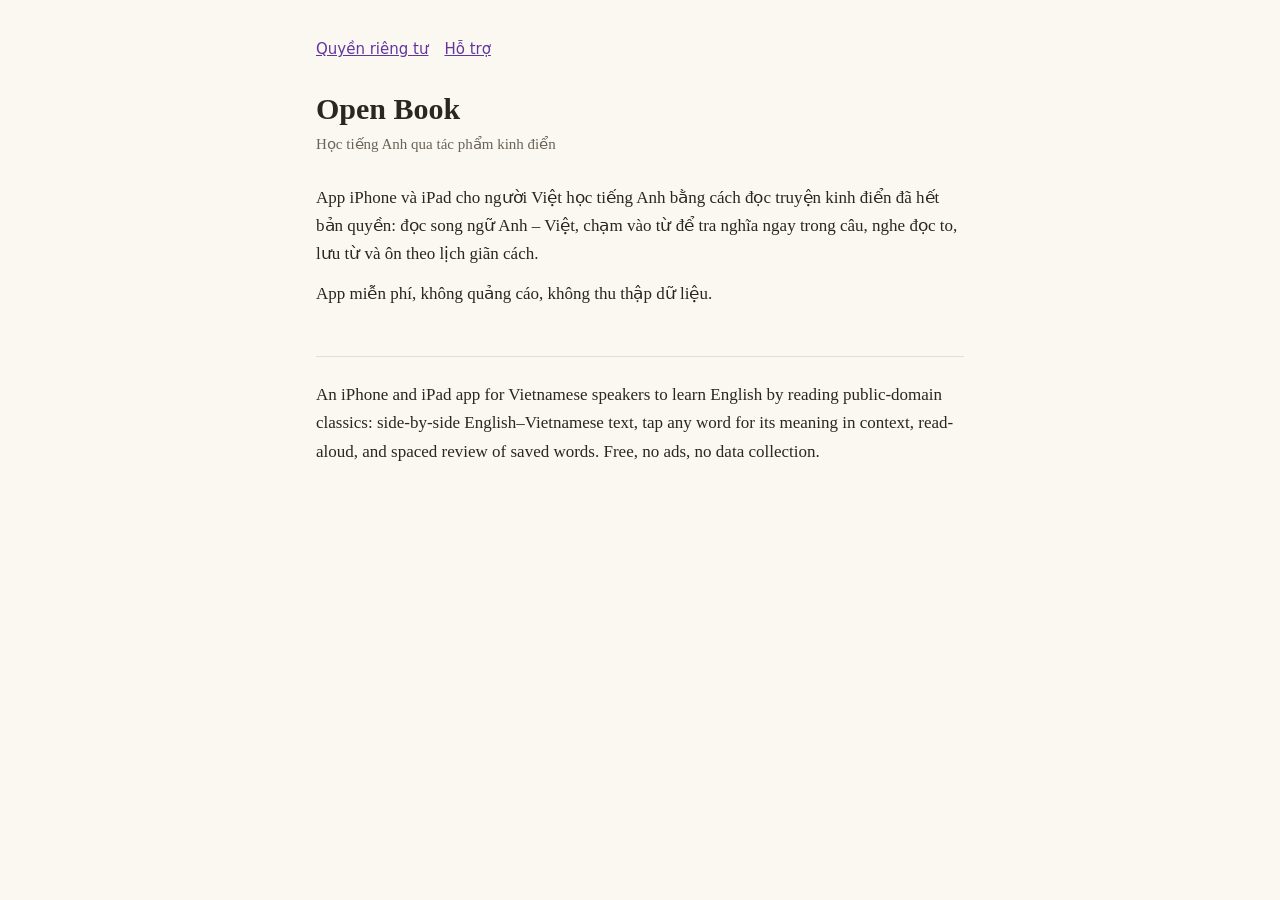
<file: docs/site/index.html>
<!doctype html>
<html lang="vi">
<head>
<meta charset="utf-8">
<meta name="viewport" content="width=device-width, initial-scale=1">
<title>Open Book</title>
<link rel="stylesheet" href="style.css">
</head>
<body>
<main>
<nav><a href="privacy.html">Quyền riêng tư</a><a href="support.html">Hỗ trợ</a></nav>
<h1>Open Book</h1>
<p class="meta">Học tiếng Anh qua tác phẩm kinh điển</p>
<p>App iPhone và iPad cho người Việt học tiếng Anh bằng cách đọc truyện kinh điển đã hết bản quyền: đọc song ngữ Anh – Việt, chạm vào từ để tra nghĩa ngay trong câu, nghe đọc to, lưu từ và ôn theo lịch giãn cách.</p>
<p>App miễn phí, không quảng cáo, không thu thập dữ liệu.</p>
<div class="lang" lang="en">
<p>An iPhone and iPad app for Vietnamese speakers to learn English by reading public-domain classics: side-by-side English–Vietnamese text, tap any word for its meaning in context, read-aloud, and spaced review of saved words. Free, no ads, no data collection.</p>
</div>
</main>
</body>
</html>
</file>
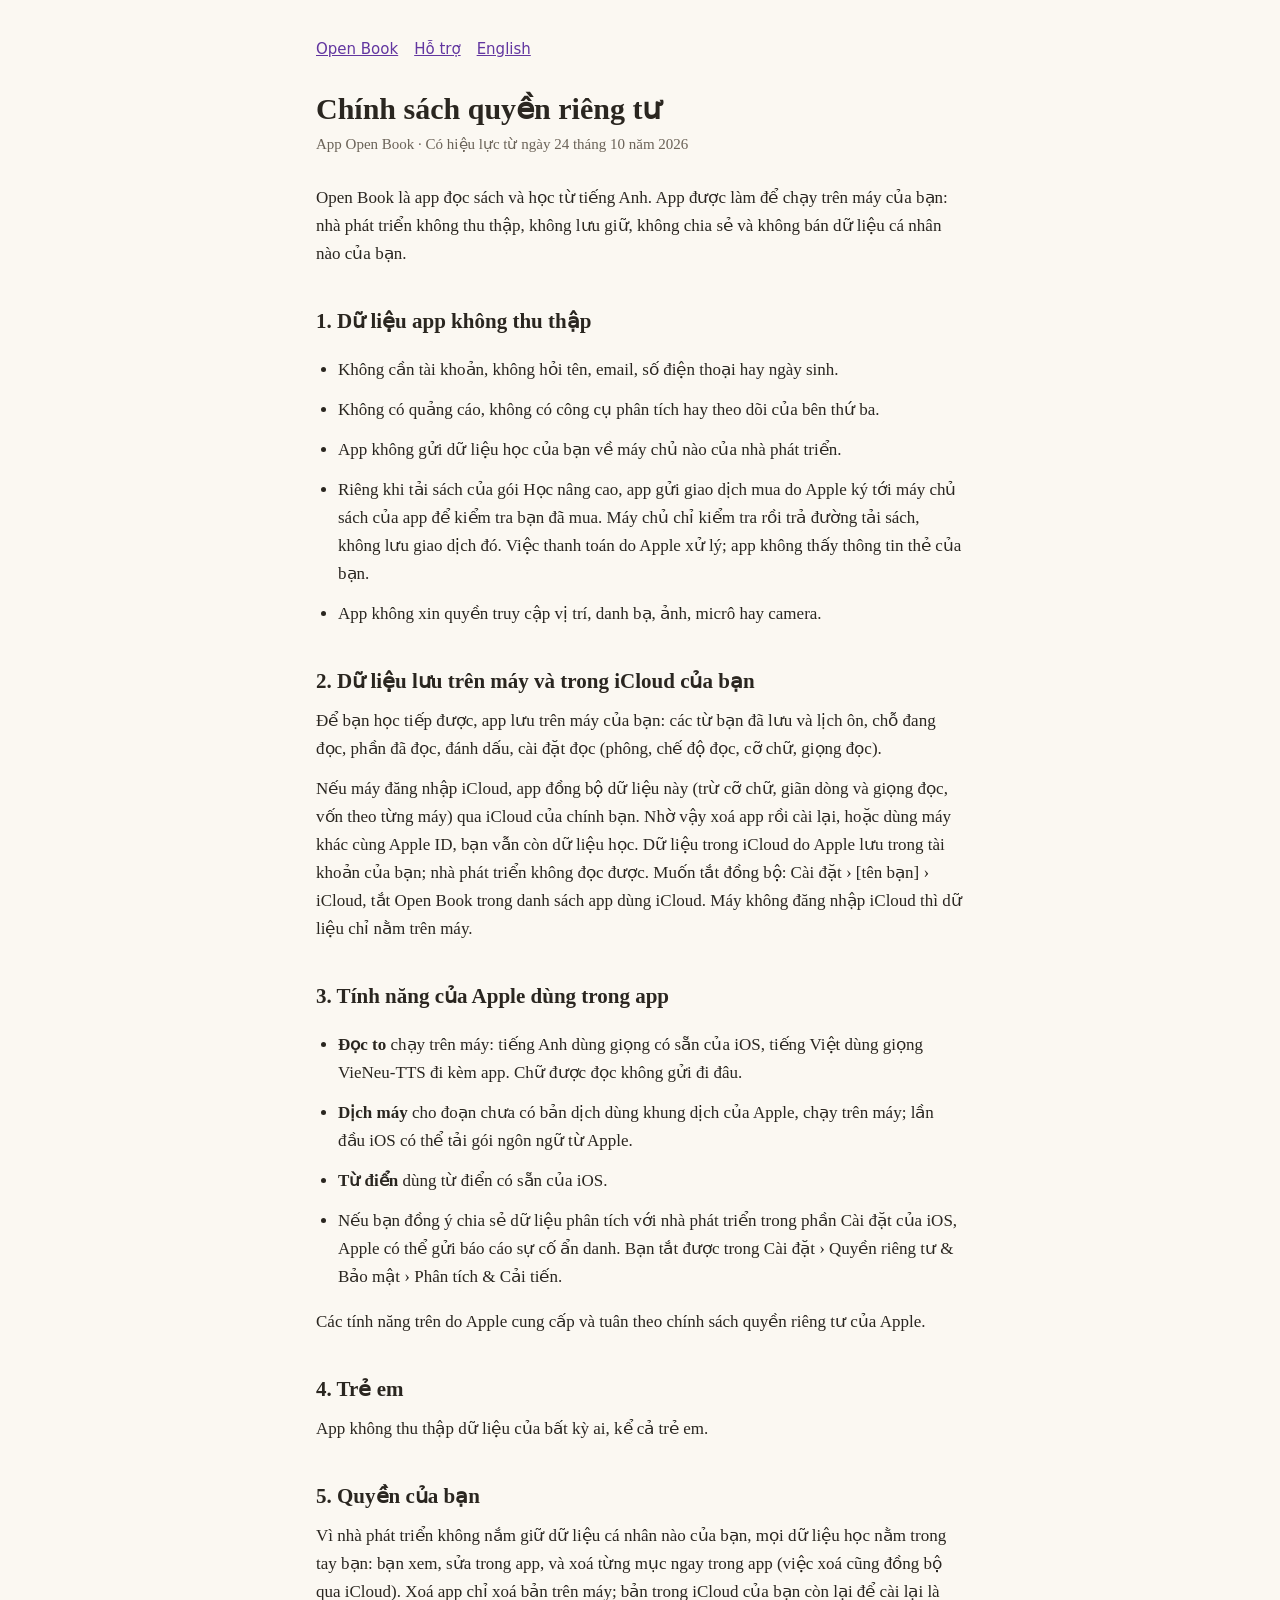
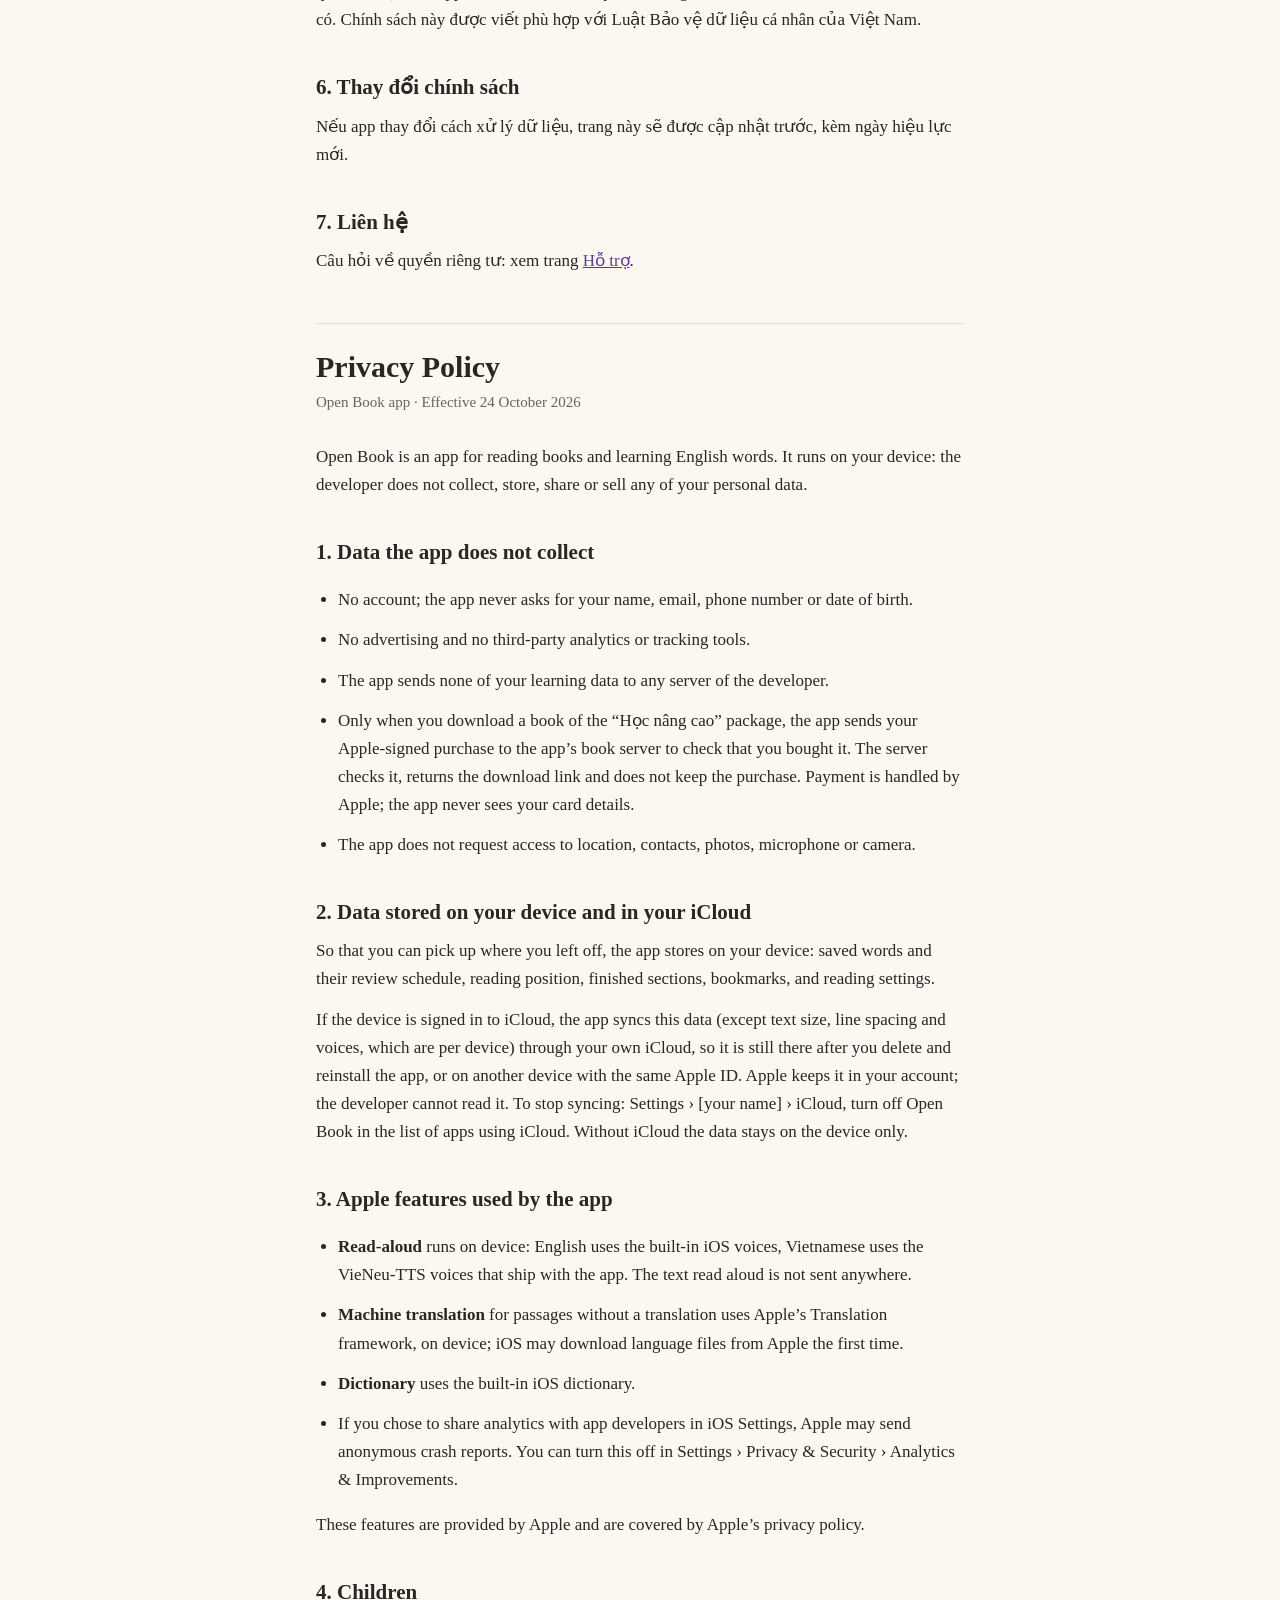
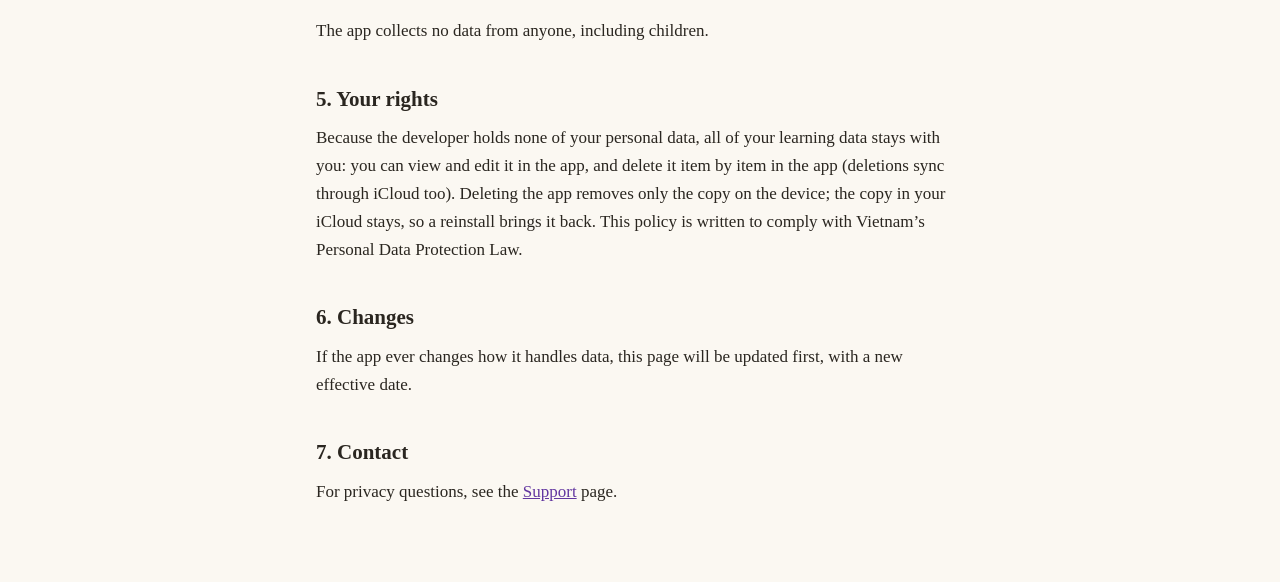
<file: docs/site/privacy.html>
<!doctype html>
<html lang="vi">
<head>
<meta charset="utf-8">
<meta name="viewport" content="width=device-width, initial-scale=1">
<title>Chính sách quyền riêng tư</title>
<link rel="stylesheet" href="style.css">
</head>
<body>
<main>
<nav><a href="index.html">Open Book</a><a href="support.html">Hỗ trợ</a><a href="#en">English</a></nav>
<h1>Chính sách quyền riêng tư</h1>
<p class="meta">App Open Book · Có hiệu lực từ ngày 24 tháng 10 năm 2026</p>

<p>Open Book là app đọc sách và học từ tiếng Anh. App được làm để chạy trên máy của bạn: nhà phát triển không thu thập, không lưu giữ, không chia sẻ và không bán dữ liệu cá nhân nào của bạn.</p>

<h2>1. Dữ liệu app không thu thập</h2>
<ul>
<li>Không cần tài khoản, không hỏi tên, email, số điện thoại hay ngày sinh.</li>
<li>Không có quảng cáo, không có công cụ phân tích hay theo dõi của bên thứ ba.</li>
<li>App không gửi dữ liệu học của bạn về máy chủ nào của nhà phát triển.</li>
<li>Riêng khi tải sách của gói Học nâng cao, app gửi giao dịch mua do Apple ký tới máy chủ sách của app để kiểm tra bạn đã mua. Máy chủ chỉ kiểm tra rồi trả đường tải sách, không lưu giao dịch đó. Việc thanh toán do Apple xử lý; app không thấy thông tin thẻ của bạn.</li>
<li>App không xin quyền truy cập vị trí, danh bạ, ảnh, micrô hay camera.</li>
</ul>

<h2>2. Dữ liệu lưu trên máy và trong iCloud của bạn</h2>
<p>Để bạn học tiếp được, app lưu trên máy của bạn: các từ bạn đã lưu và lịch ôn, chỗ đang đọc, phần đã đọc, đánh dấu, cài đặt đọc (phông, chế độ đọc, cỡ chữ, giọng đọc).</p>
<p>Nếu máy đăng nhập iCloud, app đồng bộ dữ liệu này (trừ cỡ chữ, giãn dòng và giọng đọc, vốn theo từng máy) qua iCloud của chính bạn. Nhờ vậy xoá app rồi cài lại, hoặc dùng máy khác cùng Apple ID, bạn vẫn còn dữ liệu học. Dữ liệu trong iCloud do Apple lưu trong tài khoản của bạn; nhà phát triển không đọc được. Muốn tắt đồng bộ: Cài đặt › [tên bạn] › iCloud, tắt Open Book trong danh sách app dùng iCloud. Máy không đăng nhập iCloud thì dữ liệu chỉ nằm trên máy.</p>

<h2>3. Tính năng của Apple dùng trong app</h2>
<ul>
<li><strong>Đọc to</strong> chạy trên máy: tiếng Anh dùng giọng có sẵn của iOS, tiếng Việt dùng giọng VieNeu-TTS đi kèm app. Chữ được đọc không gửi đi đâu.</li>
<li><strong>Dịch máy</strong> cho đoạn chưa có bản dịch dùng khung dịch của Apple, chạy trên máy; lần đầu iOS có thể tải gói ngôn ngữ từ Apple.</li>
<li><strong>Từ điển</strong> dùng từ điển có sẵn của iOS.</li>
<li>Nếu bạn đồng ý chia sẻ dữ liệu phân tích với nhà phát triển trong phần Cài đặt của iOS, Apple có thể gửi báo cáo sự cố ẩn danh. Bạn tắt được trong Cài đặt › Quyền riêng tư &amp; Bảo mật › Phân tích &amp; Cải tiến.</li>
</ul>
<p>Các tính năng trên do Apple cung cấp và tuân theo chính sách quyền riêng tư của Apple.</p>

<h2>4. Trẻ em</h2>
<p>App không thu thập dữ liệu của bất kỳ ai, kể cả trẻ em.</p>

<h2>5. Quyền của bạn</h2>
<p>Vì nhà phát triển không nắm giữ dữ liệu cá nhân nào của bạn, mọi dữ liệu học nằm trong tay bạn: bạn xem, sửa trong app, và xoá từng mục ngay trong app (việc xoá cũng đồng bộ qua iCloud). Xoá app chỉ xoá bản trên máy; bản trong iCloud của bạn còn lại để cài lại là có. Chính sách này được viết phù hợp với Luật Bảo vệ dữ liệu cá nhân của Việt Nam.</p>

<h2>6. Thay đổi chính sách</h2>
<p>Nếu app thay đổi cách xử lý dữ liệu, trang này sẽ được cập nhật trước, kèm ngày hiệu lực mới.</p>

<h2>7. Liên hệ</h2>
<p>Câu hỏi về quyền riêng tư: xem trang <a href="support.html">Hỗ trợ</a>.</p>

<div class="lang" id="en" lang="en">
<h1>Privacy Policy</h1>
<p class="meta">Open Book app · Effective 24 October 2026</p>
<p>Open Book is an app for reading books and learning English words. It runs on your device: the developer does not collect, store, share or sell any of your personal data.</p>
<h2>1. Data the app does not collect</h2>
<ul>
<li>No account; the app never asks for your name, email, phone number or date of birth.</li>
<li>No advertising and no third-party analytics or tracking tools.</li>
<li>The app sends none of your learning data to any server of the developer.</li>
<li>Only when you download a book of the “Học nâng cao” package, the app sends your Apple-signed purchase to the app’s book server to check that you bought it. The server checks it, returns the download link and does not keep the purchase. Payment is handled by Apple; the app never sees your card details.</li>
<li>The app does not request access to location, contacts, photos, microphone or camera.</li>
</ul>
<h2>2. Data stored on your device and in your iCloud</h2>
<p>So that you can pick up where you left off, the app stores on your device: saved words and their review schedule, reading position, finished sections, bookmarks, and reading settings.</p>
<p>If the device is signed in to iCloud, the app syncs this data (except text size, line spacing and voices, which are per device) through your own iCloud, so it is still there after you delete and reinstall the app, or on another device with the same Apple ID. Apple keeps it in your account; the developer cannot read it. To stop syncing: Settings › [your name] › iCloud, turn off Open Book in the list of apps using iCloud. Without iCloud the data stays on the device only.</p>
<h2>3. Apple features used by the app</h2>
<ul>
<li><strong>Read-aloud</strong> runs on device: English uses the built-in iOS voices, Vietnamese uses the VieNeu-TTS voices that ship with the app. The text read aloud is not sent anywhere.</li>
<li><strong>Machine translation</strong> for passages without a translation uses Apple’s Translation framework, on device; iOS may download language files from Apple the first time.</li>
<li><strong>Dictionary</strong> uses the built-in iOS dictionary.</li>
<li>If you chose to share analytics with app developers in iOS Settings, Apple may send anonymous crash reports. You can turn this off in Settings › Privacy &amp; Security › Analytics &amp; Improvements.</li>
</ul>
<p>These features are provided by Apple and are covered by Apple’s privacy policy.</p>
<h2>4. Children</h2>
<p>The app collects no data from anyone, including children.</p>
<h2>5. Your rights</h2>
<p>Because the developer holds none of your personal data, all of your learning data stays with you: you can view and edit it in the app, and delete it item by item in the app (deletions sync through iCloud too). Deleting the app removes only the copy on the device; the copy in your iCloud stays, so a reinstall brings it back. This policy is written to comply with Vietnam’s Personal Data Protection Law.</p>
<h2>6. Changes</h2>
<p>If the app ever changes how it handles data, this page will be updated first, with a new effective date.</p>
<h2>7. Contact</h2>
<p>For privacy questions, see the <a href="support.html">Support</a> page.</p>
</div>
</main>
</body>
</html>
</file>
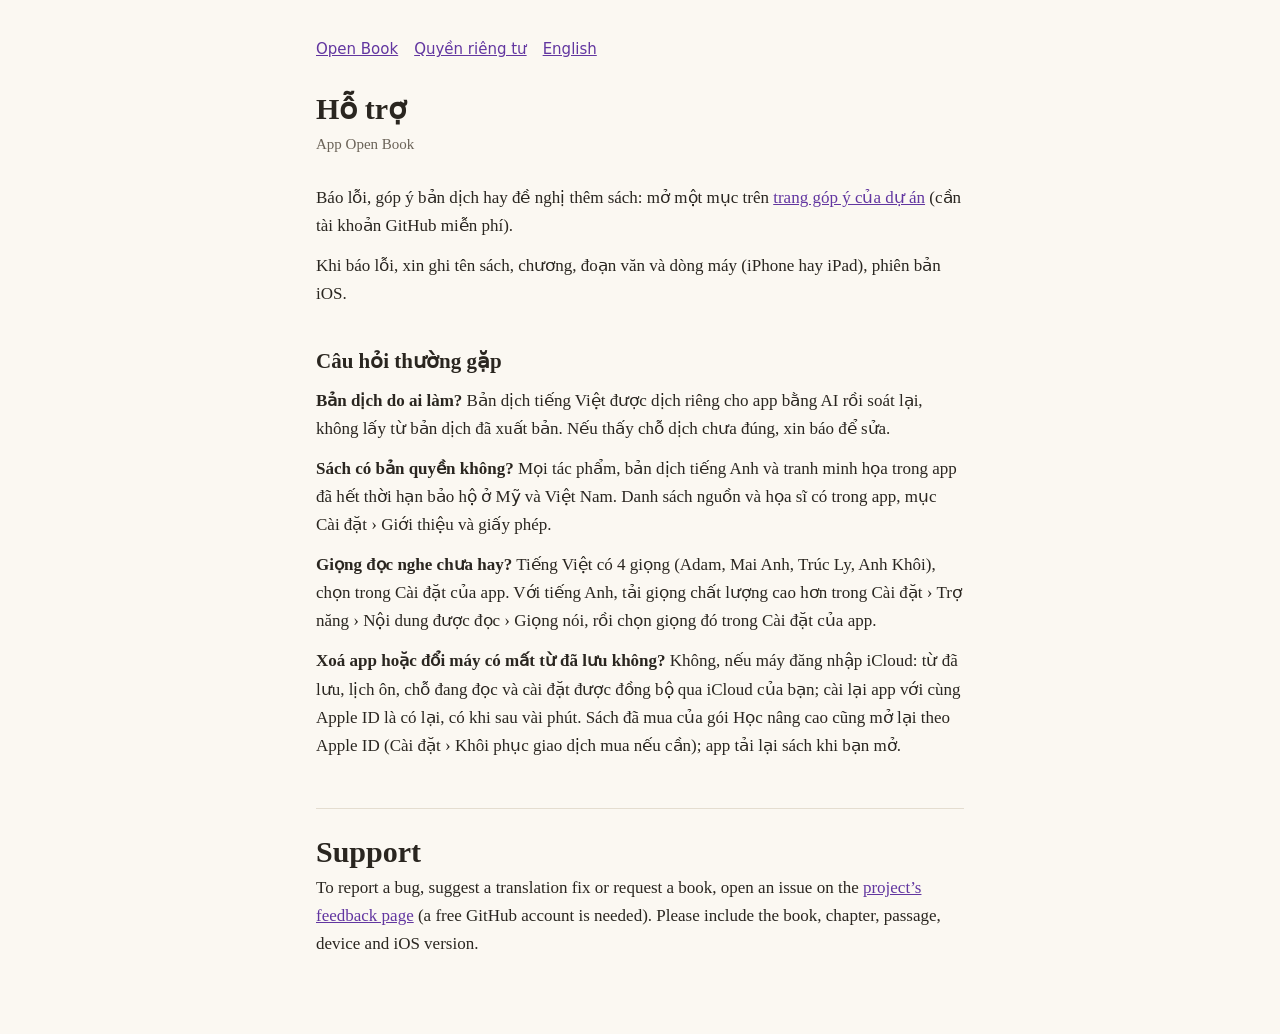
<file: docs/site/support.html>
<!doctype html>
<html lang="vi">
<head>
<meta charset="utf-8">
<meta name="viewport" content="width=device-width, initial-scale=1">
<title>Hỗ trợ Open Book</title>
<link rel="stylesheet" href="style.css">
</head>
<body>
<main>
<nav><a href="index.html">Open Book</a><a href="privacy.html">Quyền riêng tư</a><a href="#en">English</a></nav>
<h1>Hỗ trợ</h1>
<p class="meta">App Open Book</p>
<p>Báo lỗi, góp ý bản dịch hay đề nghị thêm sách: mở một mục trên <a id="issues" href="#">trang góp ý của dự án</a> (cần tài khoản GitHub miễn phí).</p>
<p>Khi báo lỗi, xin ghi tên sách, chương, đoạn văn và dòng máy (iPhone hay iPad), phiên bản iOS.</p>
<h2>Câu hỏi thường gặp</h2>
<p><strong>Bản dịch do ai làm?</strong> Bản dịch tiếng Việt được dịch riêng cho app bằng AI rồi soát lại, không lấy từ bản dịch đã xuất bản. Nếu thấy chỗ dịch chưa đúng, xin báo để sửa.</p>
<p><strong>Sách có bản quyền không?</strong> Mọi tác phẩm, bản dịch tiếng Anh và tranh minh họa trong app đã hết thời hạn bảo hộ ở Mỹ và Việt Nam. Danh sách nguồn và họa sĩ có trong app, mục Cài đặt › Giới thiệu và giấy phép.</p>
<p><strong>Giọng đọc nghe chưa hay?</strong> Tiếng Việt có 4 giọng (Adam, Mai Anh, Trúc Ly, Anh Khôi), chọn trong Cài đặt của app. Với tiếng Anh, tải giọng chất lượng cao hơn trong Cài đặt › Trợ năng › Nội dung được đọc › Giọng nói, rồi chọn giọng đó trong Cài đặt của app.</p>
<p><strong>Xoá app hoặc đổi máy có mất từ đã lưu không?</strong> Không, nếu máy đăng nhập iCloud: từ đã lưu, lịch ôn, chỗ đang đọc và cài đặt được đồng bộ qua iCloud của bạn; cài lại app với cùng Apple ID là có lại, có khi sau vài phút. Sách đã mua của gói Học nâng cao cũng mở lại theo Apple ID (Cài đặt › Khôi phục giao dịch mua nếu cần); app tải lại sách khi bạn mở.</p>
<div class="lang" id="en" lang="en">
<h1>Support</h1>
<p>To report a bug, suggest a translation fix or request a book, open an issue on the <a class="issues2" href="#">project’s feedback page</a> (a free GitHub account is needed). Please include the book, chapter, passage, device and iOS version.</p>
</div>
</main>
<script>
  // Trang góp ý: suy ra từ địa chỉ GitHub Pages (<tài khoản>.github.io/<repo>/).
  (function () {
    var user = location.hostname.split(".")[0];
    var repo = location.pathname.split("/").filter(Boolean)[0];
    if (!location.hostname.endsWith("github.io") || !repo) return;
    var url = "https://github.com/" + user + "/" + repo + "/issues";
    document.querySelectorAll("#issues, .issues2").forEach(function (a) { a.href = url; });
  })();
</script>
</body>
</html>
</file>
<file: docs/site/style.css>
:root {
  --bg: #fbf8f2; --fg: #2a2620; --muted: #6b6358; --accent: #6236a0; --line: #e4ddd0; --card: #ffffff;
}
@media (prefers-color-scheme: dark) {
  :root:not([data-theme="light"]) { --bg: #1b1916; --fg: #ece6db; --muted: #a59d90; --accent: #a98be0; --line: #3a352e; --card: #24211d; }
}
:root[data-theme="dark"] { --bg: #1b1916; --fg: #ece6db; --muted: #a59d90; --accent: #a98be0; --line: #3a352e; --card: #24211d; }
* { box-sizing: border-box; }
body { margin: 0; background: var(--bg); color: var(--fg); font: 17px/1.65 Georgia, "Times New Roman", serif; }
main { max-width: 680px; margin: 0 auto; padding: 40px 16px 64px; }
h1 { font-size: 30px; line-height: 1.25; margin: 0 0 4px; }
h2 { font-size: 21px; margin: 36px 0 8px; }
p, li { margin: 0 0 12px; }
ul { padding-left: 22px; }
a { color: var(--accent); }
.meta { color: var(--muted); font-size: 15px; margin-bottom: 28px; }
.lang { border-top: 1px solid var(--line); margin-top: 48px; padding-top: 24px; }
nav { font: 15px system-ui, sans-serif; margin-bottom: 32px; display: flex; gap: 16px; flex-wrap: wrap; }
</file>
